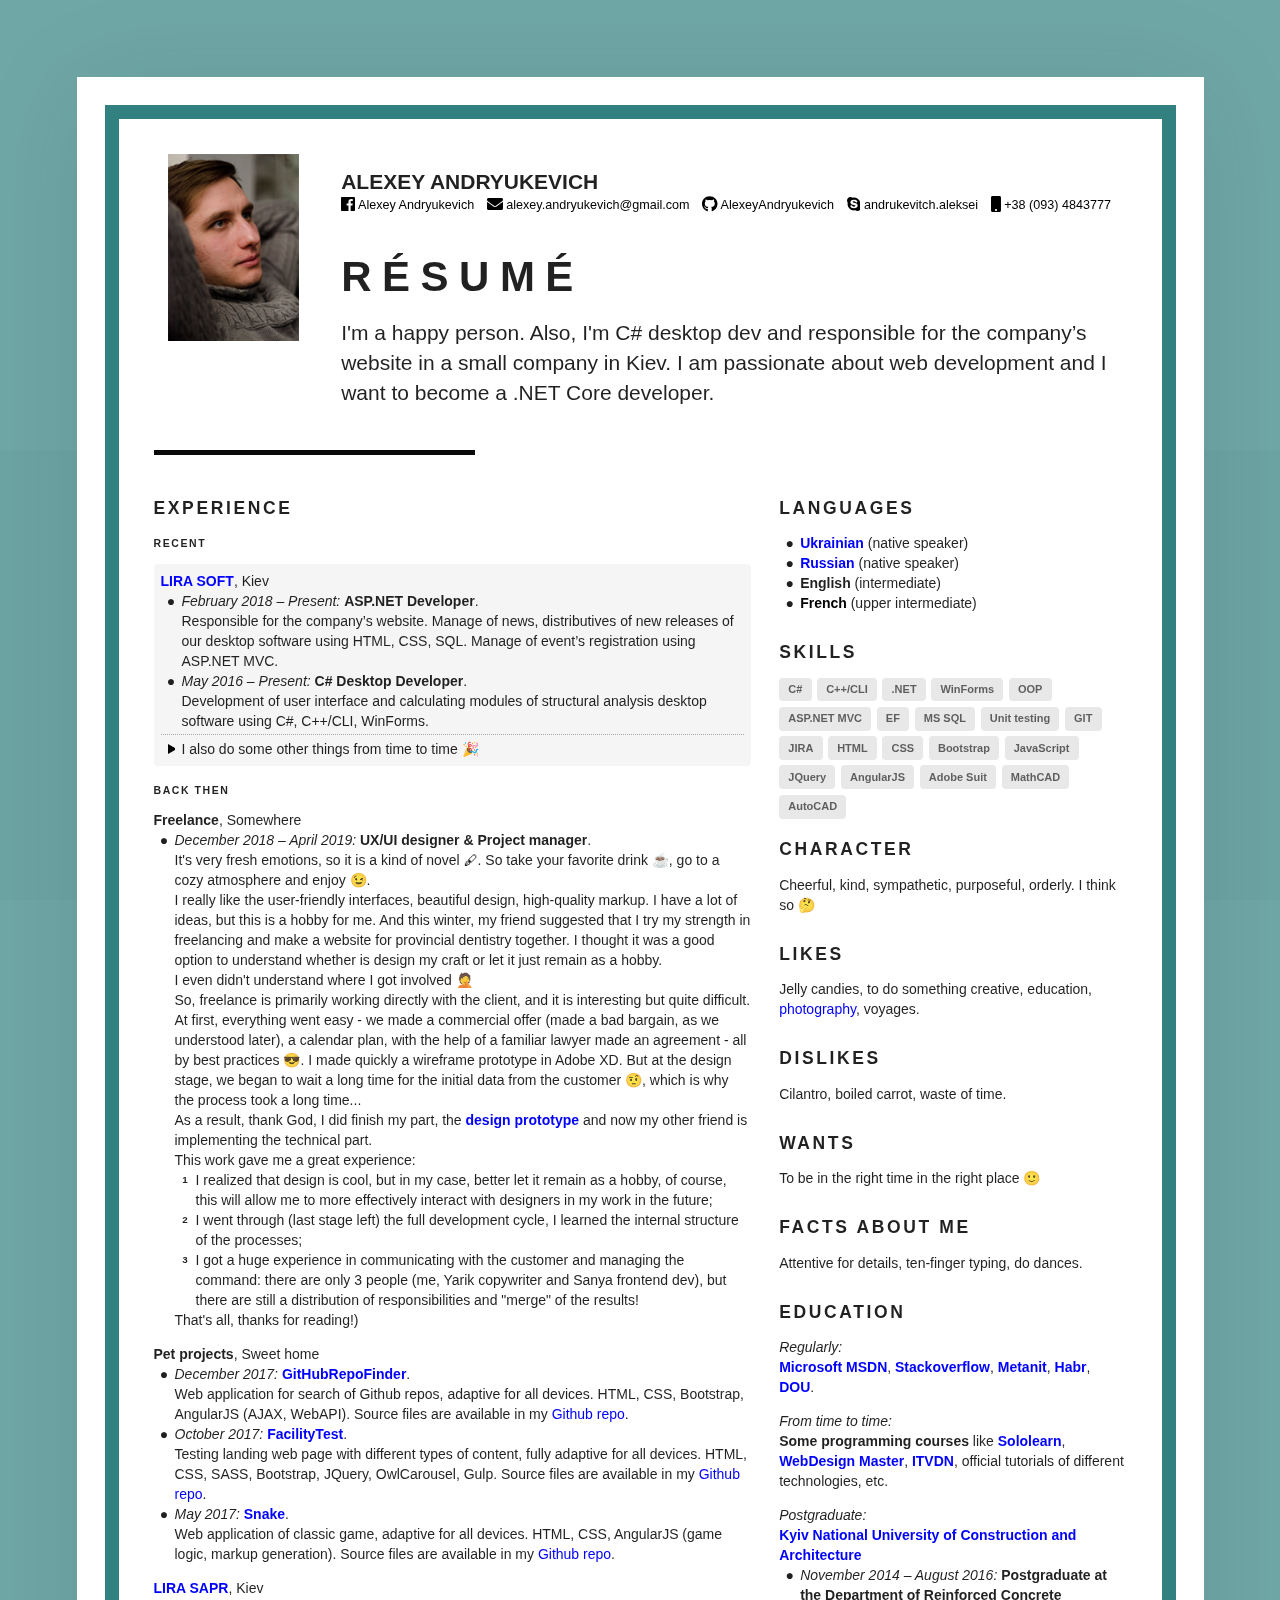
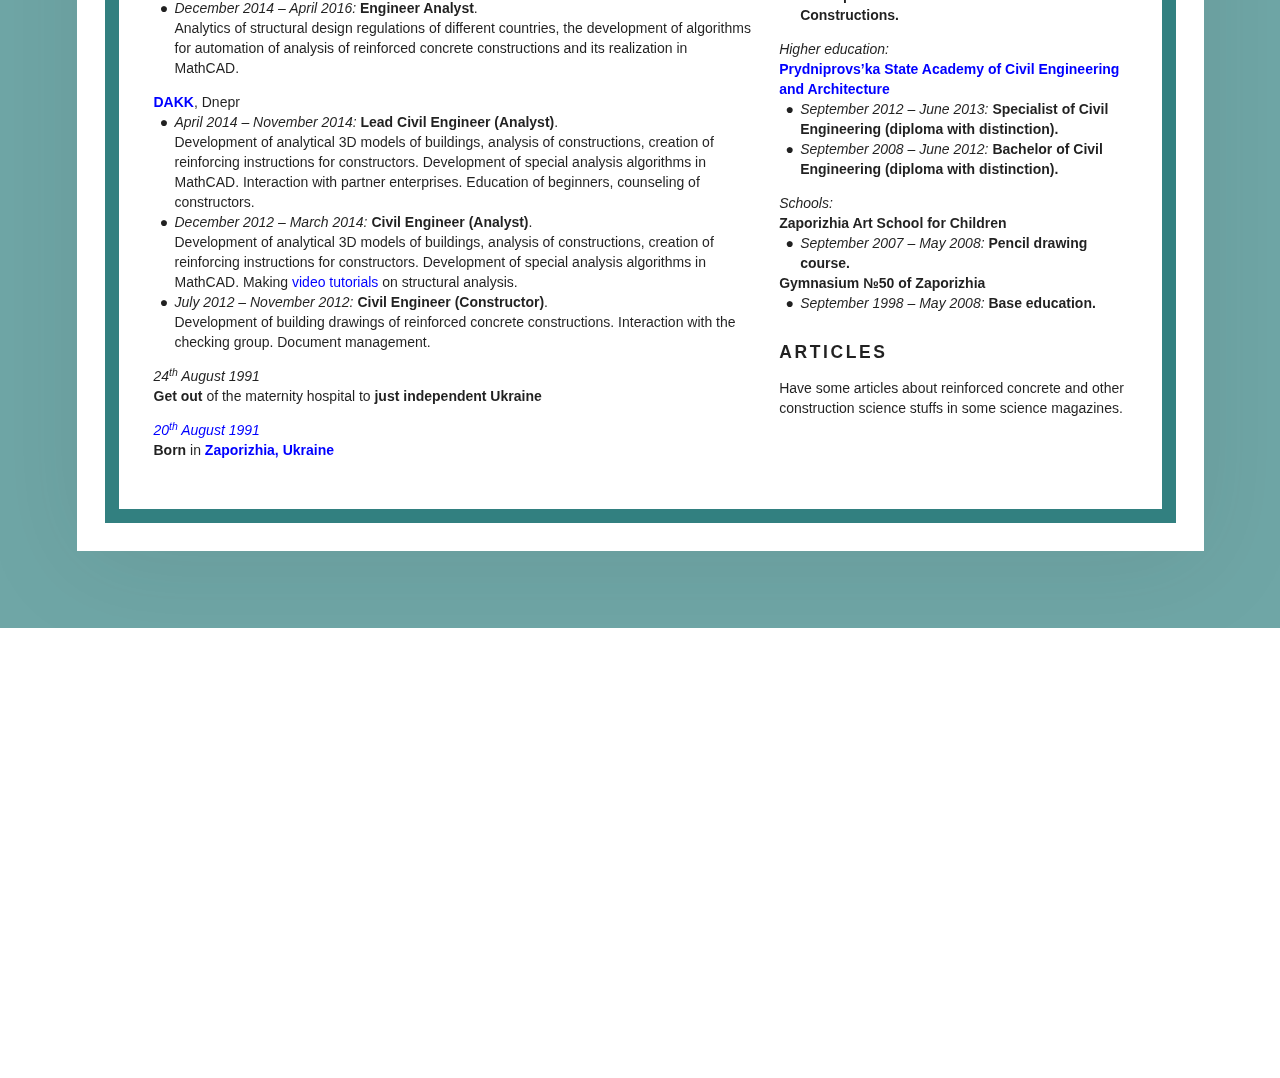
<file: index.html>
<!DOCTYPE html>
<html>
  <head>
    <meta charset="UTF-8" />
    <meta http-equiv="x-ua-compatible" content="ie=edge">
    <meta name="description" content="it's website about me, welcome!">
    <meta name="subject" content="This is a cute résumé.">
    <meta name="viewport" content="width=device-width, initial-scale=1">
    <meta name="theme-color" content="white">
    <meta property="og:description" content="&mdash; Hello! I'm C# desktop dev and responsible for the company’s website in small company in Kiev. I'm passionate by web development and I want to become a .NET Core developer.">
    <meta property="og:locale" content="en_US">
    <meta property="og:title" content="Alexey Andryukevich &mdash; Résumé">
    <meta property="og:type" content="website">
    <meta property="og:url" content="https://alexeyandryukevich.github.io/homepage/">
    <!--<base href="https://alexeyandryukevich.github.io/homepage/">-->
    <title>Alexey Andryukevich &mdash; Résumé</title>
    <link rel="me" href="https://www.facebook.com/andrukevitch.aleksei" type="text/html">
    <link rel="me" href="mailto:alexey.andryukevich@gmail.com">
    <link rel="me" href="tel:+380934843777">
    <link rel="stylesheet" href="./assets/en/css/base.css">
    <link rel="stylesheet" href="./assets/en/css/style.css">    
  </head>
  <body>
    <main style="background-color: rgba(50, 128, 128, 0.7);">
      <article>
        <div class="page" style="border-color: rgb(50,128,128);">
          <div class="stackable grid">
            <div class="row">
              <div class="three wide center aligned column">
                <div class="avatar-wrapper">
                  <img class="avatar" id="color-switcher" src="./assets/en/images/avatar.png" alt="My profile photo">
                </div>
              </div>
              <div class="thirteen wide column">
                <div class="stackable grid">
                  <div class="sixteen wide column">
                    <h1 class="name">Alexey Andryukevich</h1>
                    <ul class="contacts">
                      <li>
                        <a href="https://www.fb.com/andrukevitch.aleksei" rel="author" class="facebook" target="_blank">
                          <svg class="icon" xmlns="http://www.w3.org/2000/svg" viewBox="0 0 448 512"><path d="M448 56.7v398.5c0 13.7-11.1 24.7-24.7 24.7H309.1V306.5h58.2l8.7-67.6h-67v-43.2c0-19.6 5.4-32.9 33.5-32.9h35.8v-60.5c-6.2-.8-27.4-2.7-52.2-2.7-51.6 0-87 31.5-87 89.4v49.9h-58.4v67.6h58.4V480H24.7C11.1 480 0 468.9 0 455.3V56.7C0 43.1 11.1 32 24.7 32h398.5c13.7 0 24.8 11.1 24.8 24.7z"/></svg>
                          <span>Alexey Andryukevich</span>
                        </a>
                      </li>
                      <li>
                        <a href="mailto:alexey.andryukevich@gmail.com" rel="author" class="mail">
                          <svg class="icon" xmlns="http://www.w3.org/2000/svg" viewBox="0 0 512 512"><path d="M502.3 190.8c3.9-3.1 9.7-.2 9.7 4.7V400c0 26.5-21.5 48-48 48H48c-26.5 0-48-21.5-48-48V195.6c0-5 5.7-7.8 9.7-4.7 22.4 17.4 52.1 39.5 154.1 113.6 21.1 15.4 56.7 47.8 92.2 47.6 35.7.3 72-32.8 92.3-47.6 102-74.1 131.6-96.3 154-113.7zM256 320c23.2.4 56.6-29.2 73.4-41.4 132.7-96.3 142.8-104.7 173.4-128.7 5.8-4.5 9.2-11.5 9.2-18.9v-19c0-26.5-21.5-48-48-48H48C21.5 64 0 85.5 0 112v19c0 7.4 3.4 14.3 9.2 18.9 30.6 23.9 40.7 32.4 173.4 128.7 16.8 12.2 50.2 41.8 73.4 41.4z"></path></svg>
                          <span>alexey.andryukevich@gmail.com</span>
                        </a>
                      </li>
                      <li>
                        <a href="https://github.com/AlexeyAndryukevich" rel="author" class="github" target="_blank">
                          <svg class="icon" xmlns="http://www.w3.org/2000/svg" viewBox="0 0 496 512"><path d="M165.9 397.4c0 2-2.3 3.6-5.2 3.6-3.3.3-5.6-1.3-5.6-3.6 0-2 2.3-3.6 5.2-3.6 3-.3 5.6 1.3 5.6 3.6zm-31.1-4.5c-.7 2 1.3 4.3 4.3 4.9 2.6 1 5.6 0 6.2-2s-1.3-4.3-4.3-5.2c-2.6-.7-5.5.3-6.2 2.3zm44.2-1.7c-2.9.7-4.9 2.6-4.6 4.9.3 2 2.9 3.3 5.9 2.6 2.9-.7 4.9-2.6 4.6-4.6-.3-1.9-3-3.2-5.9-2.9zM244.8 8C106.1 8 0 113.3 0 252c0 110.9 69.8 205.8 169.5 239.2 12.8 2.3 17.3-5.6 17.3-12.1 0-6.2-.3-40.4-.3-61.4 0 0-70 15-84.7-29.8 0 0-11.4-29.1-27.8-36.6 0 0-22.9-15.7 1.6-15.4 0 0 24.9 2 38.6 25.8 21.9 38.6 58.6 27.5 72.9 20.9 2.3-16 8.8-27.1 16-33.7-55.9-6.2-112.3-14.3-112.3-110.5 0-27.5 7.6-41.3 23.6-58.9-2.6-6.5-11.1-33.3 2.6-67.9 20.9-6.5 69 27 69 27 20-5.6 41.5-8.5 62.8-8.5s42.8 2.9 62.8 8.5c0 0 48.1-33.6 69-27 13.7 34.7 5.2 61.4 2.6 67.9 16 17.7 25.8 31.5 25.8 58.9 0 96.5-58.9 104.2-114.8 110.5 9.2 7.9 17 22.9 17 46.4 0 33.7-.3 75.4-.3 83.6 0 6.5 4.6 14.4 17.3 12.1C428.2 457.8 496 362.9 496 252 496 113.3 383.5 8 244.8 8zM97.2 352.9c-1.3 1-1 3.3.7 5.2 1.6 1.6 3.9 2.3 5.2 1 1.3-1 1-3.3-.7-5.2-1.6-1.6-3.9-2.3-5.2-1zm-10.8-8.1c-.7 1.3.3 2.9 2.3 3.9 1.6 1 3.6.7 4.3-.7.7-1.3-.3-2.9-2.3-3.9-2-.6-3.6-.3-4.3.7zm32.4 35.6c-1.6 1.3-1 4.3 1.3 6.2 2.3 2.3 5.2 2.6 6.5 1 1.3-1.3.7-4.3-1.3-6.2-2.2-2.3-5.2-2.6-6.5-1zm-11.4-14.7c-1.6 1-1.6 3.6 0 5.9 1.6 2.3 4.3 3.3 5.6 2.3 1.6-1.3 1.6-3.9 0-6.2-1.4-2.3-4-3.3-5.6-2z"/></svg>
                          <span>AlexeyAndryukevich</span>
                        </a>
                      </li>
                      <li>
                        <a href="skype:andrukevitch.aleksei" rel="author" class="skype">
                          <svg class="icon" xmlns="http://www.w3.org/2000/svg" viewBox="0 0 448 512"><path d="M424.7 299.8c2.9-14 4.7-28.9 4.7-43.8 0-113.5-91.9-205.3-205.3-205.3-14.9 0-29.7 1.7-43.8 4.7C161.3 40.7 137.7 32 112 32 50.2 32 0 82.2 0 144c0 25.7 8.7 49.3 23.3 68.2-2.9 14-4.7 28.9-4.7 43.8 0 113.5 91.9 205.3 205.3 205.3 14.9 0 29.7-1.7 43.8-4.7 19 14.6 42.6 23.3 68.2 23.3 61.8 0 112-50.2 112-112 .1-25.6-8.6-49.2-23.2-68.1zm-194.6 91.5c-65.6 0-120.5-29.2-120.5-65 0-16 9-30.6 29.5-30.6 31.2 0 34.1 44.9 88.1 44.9 25.7 0 42.3-11.4 42.3-26.3 0-18.7-16-21.6-42-28-62.5-15.4-117.8-22-117.8-87.2 0-59.2 58.6-81.1 109.1-81.1 55.1 0 110.8 21.9 110.8 55.4 0 16.9-11.4 31.8-30.3 31.8-28.3 0-29.2-33.5-75-33.5-25.7 0-42 7-42 22.5 0 19.8 20.8 21.8 69.1 33 41.4 9.3 90.7 26.8 90.7 77.6 0 59.1-57.1 86.5-112 86.5z"/></svg>
                          <span>andrukevitch.aleksei</span>
                        </a>
                      </li>
                      <li>
                        <a href="tel:+380934843777" rel="author" class="phone">
                          <svg class="icon" xmlns="http://www.w3.org/2000/svg" viewBox="0 0 320 512"><path d="M272 0H48C21.5 0 0 21.5 0 48v416c0 26.5 21.5 48 48 48h224c26.5 0 48-21.5 48-48V48c0-26.5-21.5-48-48-48zM160 480c-17.7 0-32-14.3-32-32s14.3-32 32-32 32 14.3 32 32-14.3 32-32 32z"></path></svg>
                          <span>+38 (093) 4843777</span>
                        </a>
                      </li>
                      <li>
                        <a href="https://alexeyandryukevich.github.io/homepage/" rel="author" class="website" target="_blank">
                          <svg class="icon" xmlns="http://www.w3.org/2000/svg" viewBox="0 0 496 512"><path fill="currentColor" d="M336.5 160C322 70.7 287.8 8 248 8s-74 62.7-88.5 152h177zM152 256c0 22.2 1.2 43.5 3.3 64h185.3c2.1-20.5 3.3-41.8 3.3-64s-1.2-43.5-3.3-64H155.3c-2.1 20.5-3.3 41.8-3.3 64zm324.7-96c-28.6-67.9-86.5-120.4-158-141.6 24.4 33.8 41.2 84.7 50 141.6h108zM177.2 18.4C105.8 39.6 47.8 92.1 19.3 160h108c8.7-56.9 25.5-107.8 49.9-141.6zM487.4 192H372.7c2.1 21 3.3 42.5 3.3 64s-1.2 43-3.3 64h114.6c5.5-20.5 8.6-41.8 8.6-64s-3.1-43.5-8.5-64zM120 256c0-21.5 1.2-43 3.3-64H8.6C3.2 212.5 0 233.8 0 256s3.2 43.5 8.6 64h114.6c-2-21-3.2-42.5-3.2-64zm39.5 96c14.5 89.3 48.7 152 88.5 152s74-62.7 88.5-152h-177zm159.3 141.6c71.4-21.2 129.4-73.7 158-141.6h-108c-8.8 56.9-25.6 107.8-50 141.6zM19.3 352c28.6 67.9 86.5 120.4 158 141.6-24.4-33.8-41.2-84.7-50-141.6h-108z"></path></svg>
                          <span>https://alexeyandryukevich.github.io/homepage/</span>
                        </a>
                      </li>
                    </ul>                    
                  </div>
                  <div class="sixteen wide mobile only column">
                    <div class="divider"></div>
                  </div>
                  <div class="sixteen wide column">
                    <h2>Résumé</h2>
                    <p>I'm a happy person. Also, I'm C# desktop dev and responsible for the company’s website in a small company in Kiev. I am passionate about web development and I want to become a .NET Core developer.</p>
                  </div>
                </div>
              </div>
            </div>
            <div class="row">
              <div class="sixteen wide column">
                <div class="fat divider"></div>
              </div>
            </div>
            <div class="row">
              <div class="ten wide column">
                <section>
                  <h3>Experience</h3>
                  <h6>Recent</h6>
                  <ul class="timeline">
                    <li class="highlighted">
                      <p><strong><a href="http://lira10.com/" rel="external" target="_blank">LIRA SOFT</a></strong>, Kiev</p>
                      <ul>
                        <li>
                          <p><em>February 2018 &ndash; Present: </em><strong>ASP.NET Developer</strong>.</p>
                          <p>Responsible for the company’s website. Manage of news, distributives of new releases of our desktop software using HTML, CSS, SQL. Manage of event’s registration using ASP.NET MVC.</p>
                        </li>
                        <li>
                          <p><em>May 2016 &ndash; Present: </em><strong>C# Desktop Developer</strong>.</p>
                          <p>Development of user interface and calculating modules of structural analysis desktop software using C#, C++/CLI, WinForms.</p>
                        </li>                       
                      </ul>
                      <ul style="border-top: 1px dotted #aaaaaa; margin-top: 0.25em; padding-top: 0.25em;">
                        <li class="details">
                          <input type="checkbox" id="other">
                          <label for="other" class="summary">I also do some other things from time to time &#x1f389;</label>
                          <div>
                            <ul>
                              <li>do dances &#x1f57a; at <strong><a href="https://www.facebook.com/LehavaKJMC/" rel="external" target="_blank">Lehava</a></strong></li>
                              <li>sometimes do pet &#x1f415; projects</li>
                              <li>watch popular-science and funny videos on YouTube</li>
                            </ul>
                          </div>
                        </li>
                      </ul>
                    </li>
                  </ul>
                  <h6>Back then</h6>
                  <ul class="timeline">
                    <li>
                      <p><strong>Freelance</strong>, Somewhere</p>
                      <ul>
                        <li>
                          <p><em>December 2018 &ndash; April 2019: </em><strong>UX/UI designer & Project manager</strong>.</p>
                          <p>
                            It's very fresh emotions, so it is a kind of novel 	&#x1f58b;. So take your favorite drink 	&#x2615;, go to a cozy atmosphere and enjoy	&#x1f609;.<br>
                            I really like the user-friendly interfaces, beautiful design, high-quality markup. I have a lot of ideas, but this is a hobby for me. And this winter, my friend suggested that I try my strength in freelancing and make a  website for provincial dentistry together. I thought it was a good option to understand whether is design my craft or let it just remain as a hobby.<br>
                            I even didn't understand where I got involved &#x1f926; &#x200d;<br>
                            So, freelance is primarily working directly with the client, and it is interesting but quite difficult. At first, everything went easy - we made a commercial offer (made a bad bargain, as we understood later), a calendar plan, with the help of a familiar lawyer made an agreement - all by best practices	&#x1f60e;. I made quickly a wireframe prototype in Adobe XD. But at the design stage, we began to wait a long time for the initial data from the customer &#x1f928;, which is why the process took a long time... <br>
                            As a result, thank God, I did finish my part, the 
                            <strong><a href="https://xd.adobe.com/view/86d759d1-20f7-4967-7a53-180dcb78d7d7-f0e6/?fullscreen" rel="external" target="_blank">design prototype</a></strong>
                            and now my other friend is implementing the technical part.<br>
                            This work gave me a great experience: 
                            <ol>
                              <li>I realized that design is cool, but in my case, better let it remain as a hobby, of course, this will allow me to more effectively interact with designers in my work in the future;</li>
                              <li>I went through (last stage left) the full development cycle, I learned the internal structure of the processes;</li>
                              <li>I got a huge experience in communicating with the customer and managing the command: there are only 3 people (me, Yarik copywriter and Sanya frontend dev), but there are still a distribution of responsibilities and "merge" of the results!</li>
                            </ol>
                            That's all, thanks for reading!)
                          </p>
                        </li>                                       
                      </ul>
                    </li>
                  </ul>
                  <ul class="timeline">
                    <li>
                      <p><strong>Pet projects</strong>, Sweet home</p>
                      <ul>
                        <li>
                          <p><em>December 2017: </em><strong><a href="https://AlexeyAndryukevich.github.io/GitHubRepoFinder" rel="external" target="_blank">GitHubRepoFinder</a></strong>.</p>
                          <p> Web application for search of Github repos, adaptive for all devices. HTML, CSS, Bootstrap, AngularJS (AJAX, WebAPI). Source files are available in my <a href="https://github.com/AlexeyAndryukevich/GitHubRepoFinder" rel="external" target="_blank">Github repo</a>.</p>
                        </li>        
                        <li>
                          <p><em>October 2017: </em><strong><a href="https://AlexeyAndryukevich.github.io/FacilityTest" rel="external" target="_blank">FacilityTest</a></strong>.</p>
                          <p>Testing landing web page with different types of content, fully adaptive for all devices. HTML, CSS, SASS, Bootstrap, JQuery, OwlCarousel, Gulp. Source files are available in my <a href="https://github.com/AlexeyAndryukevich/FacilityTest" rel="external" target="_blank">Github repo</a>.</p>
                        </li>     
                        <li>
                          <p><em>May 2017: </em><strong><a href="https://AlexeyAndryukevich.github.io/ShabbatSnakeTest" rel="external" target="_blank">Snake</a></strong>.</p>
                          <p>Web application of classic game, adaptive for all devices. HTML, CSS, AngularJS (game logic, markup generation). Source files are available in my <a href="https://github.com/AlexeyAndryukevich/AlexeyAndryukevich.github.io/tree/master/ShabbatSnakeTest" rel="external" target="_blank">Github repo</a>.</p>
                        </li>                 
                      </ul>
                    </li>
                  </ul>
                  <ul class="timeline">
                    <li>
                      <p><strong><a href="https://www.liraland.ua/" rel="external" target="_blank">LIRA SAPR</a></strong>, Kiev</p>
                      <ul>
                        <li>
                          <p><em>December 2014 &ndash; April 2016: </em><strong>Engineer Analyst</strong>.</p>
                          <p>Analytics of structural design regulations of different countries, the development of algorithms for automation of analysis of reinforced concrete constructions and its realization in MathCAD.</p>
                        </li>                        
                      </ul>
                    </li>
                    <li>
                      <p><strong><a href="https://www.facebook.com/dakk.ua/" rel="external" target="_blank">DAKK</a></strong>, Dnepr</p>
                      <ul>
                        <li>
                          <p><em>April 2014 &ndash; November 2014: </em><strong>Lead Civil Engineer (Analyst)</strong>.</p>
                          <p>Development of analytical 3D models of buildings, analysis of constructions, creation of reinforcing instructions for constructors. Development of special analysis algorithms in MathCAD. Interaction with partner enterprises. Education of beginners, counseling of constructors.</p>
                        </li>        
                        <li>
                          <p><em>December 2012 &ndash; March 2014: </em><strong>Civil Engineer (Analyst)</strong>.</p>
                          <p>Development of analytical 3D models of buildings, analysis of constructions, creation of reinforcing instructions for constructors. Development of special analysis algorithms in MathCAD. Making <a href="https://www.youtube.com/watch?v=6ckIGHEY3AU" rel="external" target="_blank">video tutorials</a> on structural analysis.</p>
                        </li>     
                        <li>
                          <p><em>July 2012 &ndash; November 2012: </em><strong>Civil Engineer (Constructor)</strong>.</p>
                          <p>Development of building drawings of reinforced concrete constructions. Interaction with the checking group. Document management.</p>
                        </li>                 
                      </ul>
                    </li>
                    <li>
                      <p><em>24<sup>th</sup> August 1991</em></p>
                      <p><strong>Get out</strong> of the maternity hospital to <strong>just independent Ukraine</strong></p>
                    </li>
                    <li>
                      <p> <a href="https://ru.wikipedia.org/wiki/%D0%90%D0%B2%D0%B3%D1%83%D1%81%D1%82%D0%BE%D0%B2%D1%81%D0%BA%D0%B8%D0%B9_%D0%BF%D1%83%D1%82%D1%87#20_%D0%B0%D0%B2%D0%B3%D1%83%D1%81%D1%82%D0%B0" rel="external" target="_blank"><em>20<sup>th</sup> August 1991</em></a></p>
                      <p><strong>Born</strong> in <strong><a href="https://goo.gl/maps/VDw7ToqNoKqFJ3M86" rel="external" target="_blank">Zaporizhia, Ukraine</a></strong></p>
                    </li>
                  </ul>
                </section>
              </div>
              <div class="six wide column">
                <section>
                  <h3>Languages</h3>                  
                  <ul>
                    <li><a href="./uk-ua" rel="alternate" class="language">Ukrainian</a> (native speaker)</li>
                    <li><a href="./ru-ru" rel="alternate" class="language">Russian</a> (native speaker)</li>
                    <li><span class="language">English</span> (intermediate)<br></li>
                    <li>
                      <button id="french-song" class="audio"> <span class="language">French</span>
                        <audio preload="none">
                          <source src="./assets/en/sounds/french-song.mp3" type="audio/mpeg">
                        </audio>
                      </button> (upper intermediate)
                    </li>
                  </ul>                  
                </section>
                <section>
                  <h3>Skills</h3>
                  <div class="column">
                    <div class="labels">
                      <span class="label">C#</span>
                      <span class="label">C++/CLI</span>
                      <span class="label">.NET</span>
                      <span class="label">WinForms</span>
                      <span class="label">OOP</span>
                      <span class="label">ASP.NET MVC</span>
                      <span class="label">EF</span>
                      <span class="label">MS SQL</span>
                      <span class="label">Unit testing</span>
                      <span class="label">GIT</span>
                      <span class="label">JIRA</span>
                      <span class="label">HTML</span>
                      <span class="label">CSS</span>
                      <span class="label">Bootstrap</span>
                      <span class="label">JavaScript</span>
                      <span class="label">JQuery</span>
                      <span class="label">AngularJS</span>
                      <span class="label">Adobe Suit</span>
                      <span class="label">MathCAD</span>
                      <span class="label">AutoCAD</span>
                    </div>
                  </div>
                </section>
                <section class="clearfix">
                  <h3>Character</h3>
                  <p>Сheerful, kind, sympathetic, purposeful, orderly. I think so &#x1f914;</p>
                </section>
                <section>
                  <h3>Likes</h3>
                  <p>Jelly candies, to do something creative, education, <a href="https://www.instagram.com/alex.andr_/" rel="external" target="_blank">photography</a>, voyages.</p>
                </section>
                <section>
                  <h3>Dislikes</h3>
                  <p>Сilantro, boiled carrot, waste of time.</p>
                </section>               
                <section>
                  <h3>Wants</h3>
                  <p>To be in the right time in the right place &#x1f642;</p>
                </section>
                <section>
                  <h3>Facts about me</h3>
                  <p>Attentive for details, ten-finger typing, do dances.</p>
                </section>
                <section>
                  <h3>Education</h3>
                  <ul class="timeline">
                    <li>
                      <div><em>Regularly:</em></div>
                      <p class="tags">
                        <a href="https://msdn.microsoft.com/en-us/" rel="external" target="_blank"><strong>Microsoft MSDN</strong></a>,
                        <a href="https://stackoverflow.com/" rel="external" target="_blank"><strong>Stackoverflow</strong></a>,
                        <a href="https://metanit.com/" rel="external" target="_blank"><strong>Metanit</strong></a>,
                        <a href="https://habr.com/ru/hub/programming/" rel="external" target="_blank"><strong>Habr</strong></a>,
                        <a href="https://dou.ua/" rel="external" target="_blank"><strong>DOU</strong></a>.
                      </p>
                    </li>
                    <li>
                      <div><em>From time to time:</em></div>
                      <p class="tags">
                          <strong>Some programming courses</strong> like
                          <a href="https://www.sololearn.com/" rel="external" target="_blank"><strong>Sololearn</strong></a>,
                          <a href="https://www.youtube.com/user/agragregra" rel="external" target="_blank"><strong>WebDesign Master</strong></a>,
                          <a href="https://itvdn.com/ru" rel="external" target="_blank"><strong>ITVDN</strong></a>,
                          official tutorials of different technologies, etc. 
                      </p>
                    </li>
                    <li>
                      <div><em>Postgraduate:</em></div>
                      <p><strong><a href="http://www.knuba.edu.ua/" rel="external" target="_blank">Kyiv National University of Construction and Architecture</a></strong></p>
                      <ul>
                        <li>
                          <p><em>November 2014 &ndash; August 2016: </em><strong>Postgraduate at the Department of Reinforced Concrete Constructions.</strong></p>
                        </li>                        
                      </ul>
                    </li>
                    <li>
                      <div><em>Higher education:</em></div>
                      <p><strong><a href="https://pgasa.dp.ua/" rel="external" target="_blank">Prydniprovs’ka State Academy of Civil Engineering and Architecture</a></strong></p>
                      <ul>
                        <li>
                          <p><em>September 2012 &ndash; June 2013: </em><strong>Specialist of Civil Engineering (diploma with distinction).</strong></p>
                        </li>   
                        <li>
                          <p><em>September 2008 &ndash; June 2012: </em><strong>Bachelor of Civil Engineering (diploma with distinction).</strong></p>
                        </li>                      
                      </ul>
                    </li>                    
                    <li>
                      <div><em>Schools:</em></div>
                      <p><strong>Zaporizhia Art School for Children</strong></p>
                      <ul>
                        <li>
                          <p><em>September 2007 &ndash; May 2008: </em><strong>Pencil drawing course.</strong></p>
                        </li>                        
                      </ul>                
                      <p><strong>Gymnasium №50 of Zaporizhia</strong></p>
                      <ul>
                        <li>
                          <p><em>September 1998 &ndash; May 2008: </em><strong>Base education.</strong></p>
                        </li>                        
                      </ul>
                    </li>
                  </ul>
                </section>
                <section>
                  <h3>Articles</h3>
                  <p>Have some articles about reinforced concrete and other construction science stuffs in some science magazines.</p>
                </section>
              </div>
            </div>
          </div>
        </div>
      </article>
    </main>
    <footer>
      <p><em>Thanks</em>&#x1f60a; <em>for watching and maybe even reading</em>&#x1f609; <em>of my résumé!</em></p>
    </footer>
    <script type="text/javascript" src="./assets/en/js/script.js"></script>
  </body>
</html>
</file>
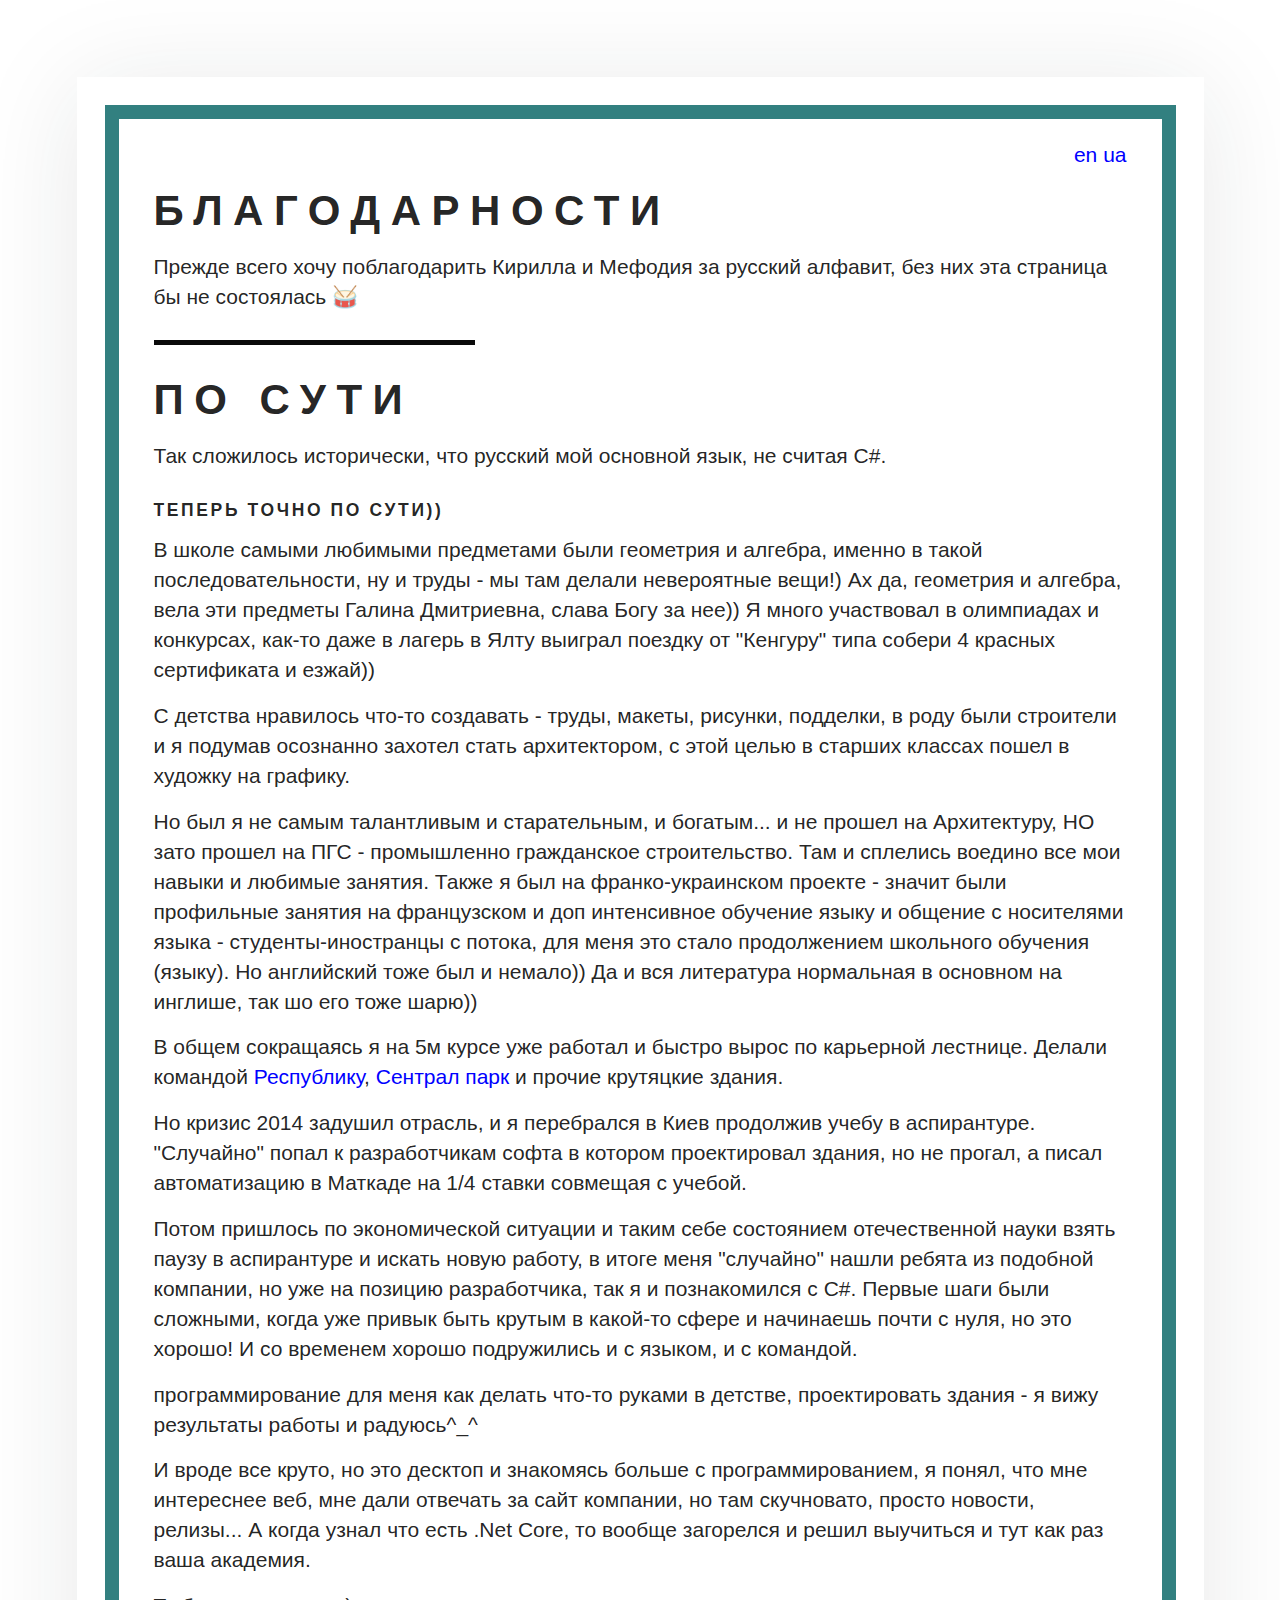
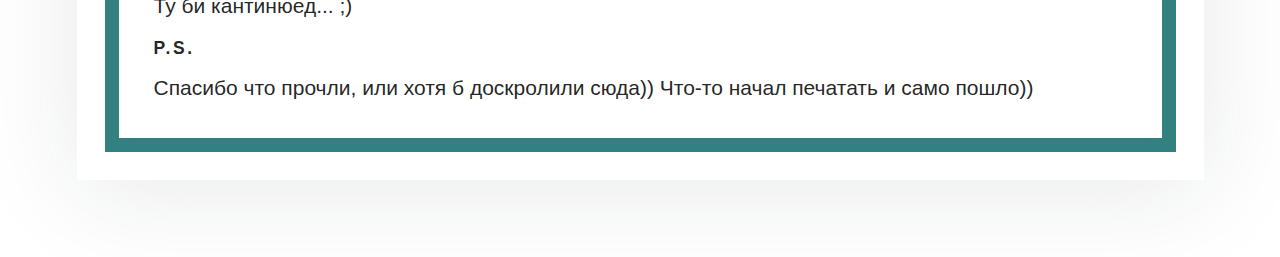
<file: ru-ru/index.html>
<!DOCTYPE html>
<html>
  <head>
    <meta charset="UTF-8" />
    <title>Русская страница</title>
    <link rel="stylesheet" href="../assets/en/css/base.css">
    <link rel="stylesheet" href="../assets/ru/css/style.css">   
  </head>
  <body>
    <main>
      <article>
        <div class="page" style="border-color: rgb(50,128,128);">  
            <div class="stackable grid">    
                <div>
                    <p  class="language-links">
                        <a href="../" rel="alternate">en</a>
                        <a href="../uk-ua" rel="alternate">ua</a> 
                    </p>
                </div>    
                <div class="sixteen wide column"> 
                    <h2>Благодарности</h2>
                    <p>Прежде всего хочу поблагодарить Кирилла и Мефодия за русский алфавит, без них эта страница бы не состоялась &#x1f941;</p>
                </div>
                <div class="row">
                    <div class="sixteen wide column">
                        <div class="fat divider"></div>
                    </div>
                </div>
                <div class="sixteen wide column">
                    <h2>По сути</h2>
                    <p>Так сложилось исторически, что русский мой основной язык, не считая C#.</p>
                </div>
                <div class="sixteen wide column">
                    <h3>Теперь точно по сути))</h3>
                    <p>В школе самыми любимыми предметами были геометрия и алгебра, именно в такой последовательности, ну и труды - мы там делали невероятные вещи!) Ах да, геометрия и алгебра, вела эти предметы Галина Дмитриевна, слава Богу за нее)) Я много участвовал в олимпиадах и конкурсах, как-то даже в лагерь в Ялту выиграл поездку от "Кенгуру" типа собери 4 красных сертификата и езжай))</p>
                    <p>С детства нравилось что-то создавать - труды, макеты, рисунки, подделки, в роду были строители и я подумав осознанно захотел стать архитектором, с этой целью в старших классах пошел в художку на графику.</p>
                    <p>Но был я не самым талантливым и старательным, и богатым... и не прошел на Архитектуру, НО зато прошел на ПГС - промышленно гражданское строительство. Там и сплелись воедино все мои навыки и любимые занятия. Также я был на франко-украинском проекте - значит были профильные занятия на французском и доп интенсивное обучение языку и общение с носителями языка - студенты-иностранцы с потока, для меня это стало продолжением школьного обучения (языку). Но английский тоже был и немало)) Да и вся литература нормальная в основном на инглише, так шо его тоже шарю))</p>
                    <p>В общем сокращаясь я на 5м курсе уже работал и быстро вырос по карьерной лестнице. Делали командой <a href="http://respublika.com.ua/" rel="external" target="_blank">Республику</a>, <a href="https://centralpark.com.ua/" rel="external" target="_blank">Сентрал парк</a> и прочие крутяцкие здания.</p>
                    <p>Но кризис 2014 задушил отрасль, и я перебрался в Киев продолжив учебу в аспирантуре. "Случайно" попал к разработчикам софта в котором проектировал здания, но не прогал, а писал автоматизацию в Маткаде на 1/4 ставки совмещая с учебой.</p>
                    <p>Потом пришлось по экономической ситуации и таким себе состоянием отечественной науки взять паузу в аспирантуре и искать новую работу, в итоге меня "случайно" нашли ребята из подобной компании, но уже на позицию разработчика, так я и познакомился с C#. Первые шаги были сложными, когда уже привык быть крутым в какой-то сфере и начинаешь почти с нуля, но это хорошо! И со временем хорошо подружились и с языком, и с командой.</p>
                    <p>программирование для меня как делать что-то руками в детстве, проектировать здания - я вижу результаты работы и радуюсь^_^</p>
                    <p>И вроде все круто, но это десктоп и знакомясь больше с программированием, я понял, что мне интереснее веб, мне дали отвечать за сайт компании, но там скучновато, просто новости, релизы... А когда узнал что есть .Net Core, то вообще загорелся и решил выучиться и тут как раз ваша академия.</p> 
                    <p>Ту би кантинюед... ;)</p>
                    <h3>P.S.</h3>
                    <p>Спасибо что прочли, или хотя б доскролили сюда)) Что-то начал печатать и само пошло))</p>
                </div>
            </div>
        </div>
      </article>
    </main>
  </body>
</html>
</file>
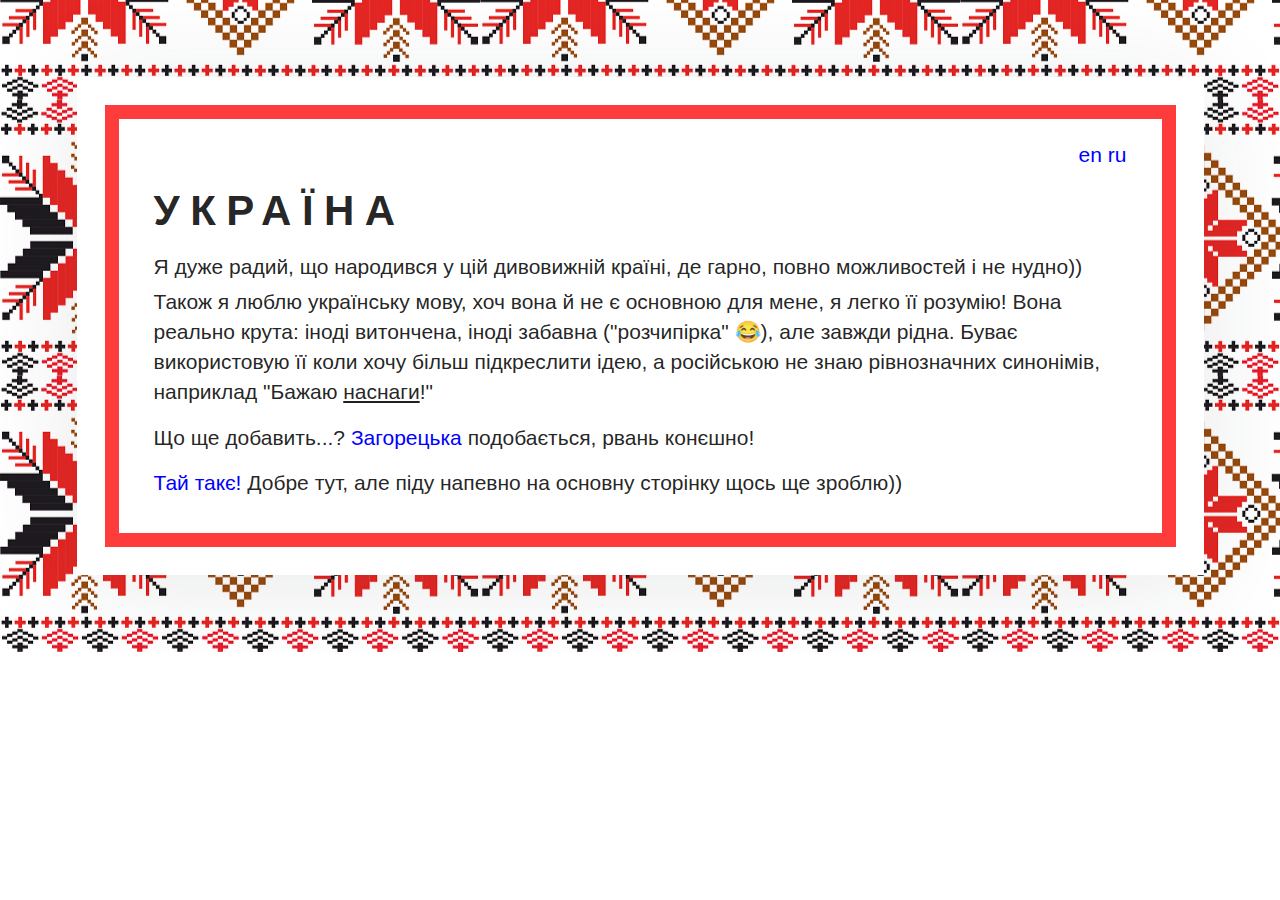
<file: uk-ua/index.html>
<!DOCTYPE html>
<html>
  <head>
    <meta charset="UTF-8" />
    <title>Українська сторінка</title>
    <link rel="stylesheet" href="../assets/en/css/base.css">
    <link rel="stylesheet" href="../assets/ua/css/style.css">   
    <link rel="stylesheet" href="../assets/ru/css/style.css"> 
  </head>
  <body>
    <main>
      <article>
        <div class="page" style="border-color: rgb(256,60,60);">  
            <div class="stackable grid">  
                <div>
                    <p  class="language-links">
                        <a href="../" rel="alternate">en</a>
                        <a href="../ru-ru" rel="alternate">ru</a> 
                    </p>
                </div>             
                <div class="sixteen wide column">
                    <h2>Україна</h2>
                    <p>Я дуже радий, що народився у цій дивовижній країні, де гарно, повно можливостей і не нудно))</p>
                    <p>Також я люблю українську мову, хоч вона й не є основною для мене, я легко її розумію! Вона реально крута: іноді витончена, іноді забавна ("розчипірка" &#x1f602;), але завжди рідна. Буває використовую її коли хочу більш підкреслити ідею, а російською не знаю рівнозначних синонімів, наприклад "Бажаю <u>наснаги</u>!"</p>
                    <p>Що ще добавить...? <a href="https://www.youtube.com/watch?v=ptQzlI1yALI" rel="external" target="_blank">Загорецька</a> подобається, рвань конєшно!</p>
                    <p><a href="https://www.youtube.com/watch?v=xAtGug-8MVQ" rel="external" target="_blank">Тай такє!</a> Добре тут, але піду напевно на основну сторінку щось ще зроблю))</p>
                </div>
            </div>
        </div>
      </article>
    </main>
  </body>
</html>
</file>
<file: assets/en/css/base.css>
::-moz-selection {
    background: yellow;
  }
  ::selection {
    background: yellow;
  }
  *,
  *:before,
  *:after {
    box-sizing: inherit;
  }
  html {
    font-size: 14px;
    -webkit-text-size-adjust: 100%;
    text-size-adjust: 100%;
    box-sizing: border-box;
  }
  html,
  body {
    margin: 0;
    line-height: 1.4285em;
    color: rgba(0, 0, 0, 0.87);
  }
  body {
    font-family: -apple-system, BlinkMacSystemFont, "Segoe UI", Roboto,
      Oxygen-Sans, Ubuntu, Cantarell, "Helvetica Neue", sans-serif;
  }
  h1,
  h2,
  h3,
  h4,
  h5 {
    line-height: 1.28571429em;
    margin: 0 0 1rem 0;
    font-weight: bold;
    padding: 0;
  }
  h1:last-child,
  h2:last-child,
  h3:last-child,
  h4:last-child,
  h5:last-child {
    margin-bottom: 0;
  }
  h1,
  h2,
  h3 {
    text-transform: uppercase;
  }
  h1 {
    font-weight: 900;
    font-size: 1.5rem;
    margin-bottom: 0;
  }
  h2 {
    font-weight: 900;
    font-size: 3rem;
    letter-spacing: 0.25em;
  }
  h2 + p {
    font-weight: 300;
    font-size: 1.5rem;
    margin-bottom: 0.25em;
  }
  h3 {
    font-weight: 700;
    font-size: 1.25rem;
    letter-spacing: 0.15em;
  }
  h4 {
    font-size: 1.125rem;
  }
  h5 {
    font-size: 1rem;
  }
  h6 {
    font-size: 0.75rem;
    letter-spacing: 0.15em;
    text-transform: uppercase;
    margin: 0 0 1em 0;
  }
  section {
    padding: 1em 0;
  }
  p {
    margin: 0 0 1em;
    line-height: 1.4285em;
  }
  p:first-child {
    margin-top: 0;
  }
  p:last-child {
    margin-bottom: 0;
  }
  strong {
    font-weight: 600;
  }
  small {
    font-size: 80%;
  }
  ul, ol {
    list-style: none outside none;
    padding-left: 1.5em;
    margin: 0;
  }
  ol {
    counter-reset: ol-counter;
  }
  li {
    list-style: none outside none;
  }
  ul > li:before {
    content: "●";
    font-family: "Arial";
    float: left;
    width: 1.5em;
    margin-left: -1.5em;
    text-align: center;
  }
  ol > li:before {
    content: counter(ol-counter);
    counter-increment: ol-counter;
    float: left;
    width: 1rem;
    border-radius: 0.25em;
    background: transparent;
    color: inherit;
    font-weight: bold;
    font-size: 0.7em;
    font-family: inherit;
    display: flex;
    align-items: center;
    justify-content: center;
    margin-left: calc(-1.5rem + 0.5rem / 2);
    height: 1rem;
    margin-top: calc((1.4285rem - 1rem) / 2);
  }
  ol.inverted > li:before {
    background: black;
    color: white;
    font-weight: normal;
  }
  a {
    color: blue;
    background-color: transparent;
    text-decoration: none;
  }
  a[rel="external"]:not(.label):hover,
  a.language:hover span {
    text-decoration: underline;
  }
  
  /* Prevent `sub` and `sup` elements from affecting the line height in all browsers */
  sub,
  sup {
    font-size: 75%;
    line-height: 0;
    position: relative;
    vertical-align: baseline;
  }
  sub {
    bottom: -0.25em;
  }
  sup {
    top: -0.5em;
  }
  
  /* Remove the border on images inside links in IE 10 */
  img {
    border-style: none;
  }
  
  /* Change the font styles in all browsers, remove the margin in Firefox and Safari */
  button,
  input {
    font-family: inherit;
    font-size: 100%;
    line-height: 1.15;
    margin: 0;
  }
  
  /* Show the overflow in IE and Edge */
  button,
  input {
    overflow: visible;
  }
  
  /* Remove the inheritance of text transform in Edge, Firefox, and IE */
  button {
    text-transform: none;
  }
  
  /* Correct the inability to style clickable types in iOS and Safari	*/
  button,
  [type="button"] {
    -webkit-appearance: button;
    appearance: button;
  }
  
  /* Remove the inner border and padding in Firefox	*/
  button::-moz-focus-inner,
  [type="button"]::-moz-focus-inner {
    border-style: none;
    padding: 0;
  }
  
  /* Restore the focus styles unset by the previous rule */
  button:-moz-focusring,
  [type="button"]:-moz-focusring {
    outline: 1px dotted ButtonText;
  }
  
  /* Add the correct box sizing in IE 10, remove the padding in IE 10 */
  [type="checkbox"] {
    box-sizing: border-box;
    padding: 0;
  }
  
  /* Utiltities */
  .nowrap {
    white-space: nowrap;
  }
  
  /* Article */
  article {
    max-width: 100%;
    margin-left: auto;
    margin-right: auto;
  }
  @media only screen and (min-width: 768px) and (max-width: 991px) {
    article {
      width: 723px;
      margin-top: calc((100% - 723px) / 2);
      margin-bottom: calc((100% - 723px) / 2);
    }
  }
  @media only screen and (min-width: 992px) and (max-width: 1199px) {
    article {
      width: 933px;
      margin-top: calc((100% - 933px) / 2);
      margin-bottom: calc((100% - 933px) / 2);
    }
  }
  @media only screen and (min-width: 1200px) {
    article {
      width: 1127px;
      margin-top: calc((100% - 1127px) / 2);
      margin-bottom: calc((100% - 1127px) / 2);
    }
  }
  
  /* Page */
  .page {
    position: relative;
    padding: 3em;
    background: white;
    box-shadow: 0 10px 100px 0 rgba(34, 36, 38, 0.1);
    transition: box-shadow 0.2s linear;
  }
  .page[style^="border-color"] {
    padding: 4.5em;
  }
  .page[style^="border-color"]:before {
    content: " ";
    display: block;
    position: absolute;
    left: 2em;
    top: 2em;
    right: 2em;
    bottom: 2em;
    border-color: inherit;
    border-width: 1em;
    border-style: solid;
    pointer-events: none;
    transition: border-color 0.2s ease-in-out;
  }
  @media only screen {
    .page:hover {
      box-shadow: 0 10px 100px 0 rgba(34, 36, 38, 0.3);
    }
  }
  @media only screen and (max-width: 767px) {
    .page,
    .page[style^="border-color"] {
      padding: 0;
    }
    .page[style^="border-color"]:before {
      display: none;
    }
  }
  
  /**
   * # Semantic UI - 2.4.2
   * https://github.com/Semantic-Org/Semantic-UI
   * https://www.semantic-ui.com/
   * Copyright 2014 Contributors
   * Released under the MIT license
   * https://opensource.org/licenses/MIT
   */
  .grid {
    display: flex;
    flex-direction: row;
    flex-wrap: wrap;
    align-items: stretch;
    padding: 0;
    /**
     * Temporary hack to be sure avatar
     * is rendered on print preview
     */
    display: block !important;
  }
  .grid .grid {
    margin-left: -1em;
    margin-right: -1em;
  }
  
  /* Rows */
  .grid > .row {
    position: relative;
    display: flex;
    flex-direction: row;
    flex-wrap: wrap;
    justify-content: inherit;
    align-items: stretch;
    width: 100% !important;
    padding: 0rem;
    padding-top: 1rem;
    padding-bottom: 1rem;
  }
  
  /* Columns */
  /* Standard 16 column */
  .grid > .column:not(.row),
  .grid > .row > .column {
    position: relative;
    display: inline-block;
    width: 6.25%;
    padding-left: 1rem;
    padding-right: 1rem;
    vertical-align: top;
  }
  .grid > * {
    padding-left: 1rem;
    padding-right: 1rem;
  }
  
  /* Columns */
  /* Vertical padding when no rows */
  .grid > .column:not(.row) {
    padding-top: 1rem;
    padding-bottom: 1rem;
  }
  .grid > .row > .column {
    margin-top: 0;
    margin-bottom: 0;
  }
  
  /* Assume full width with one column */
  .grid > .column:only-child,
  .grid > .row > .column:only-child {
    width: 100%;
  }
  
  /* Column Width */
  .grid > .row > [class*="one wide"].column,
  .grid > .column.row > [class*="one wide"].column,
  .grid > [class*="one wide"].column,
  .column.grid > [class*="one wide"].column {
    width: 6.25% !important;
  }
  .grid > .row > [class*="two wide"].column,
  .grid > .column.row > [class*="two wide"].column,
  .grid > [class*="two wide"].column,
  .column.grid > [class*="two wide"].column {
    width: 12.5% !important;
  }
  .grid > .row > [class*="three wide"].column,
  .grid > .column.row > [class*="three wide"].column,
  .grid > [class*="three wide"].column,
  .column.grid > [class*="three wide"].column {
    width: 18.75% !important;
  }
  .grid > .row > [class*="four wide"].column,
  .grid > .column.row > [class*="four wide"].column,
  .grid > [class*="four wide"].column,
  .column.grid > [class*="four wide"].column {
    width: 25% !important;
  }
  .grid > .row > [class*="five wide"].column,
  .grid > .column.row > [class*="five wide"].column,
  .grid > [class*="five wide"].column,
  .column.grid > [class*="five wide"].column {
    width: 31.25% !important;
  }
  .grid > .row > [class*="six wide"].column,
  .grid > .column.row > [class*="six wide"].column,
  .grid > [class*="six wide"].column,
  .column.grid > [class*="six wide"].column {
    width: 37.5% !important;
  }
  .grid > .row > [class*="seven wide"].column,
  .grid > .column.row > [class*="seven wide"].column,
  .grid > [class*="seven wide"].column,
  .column.grid > [class*="seven wide"].column {
    width: 43.75% !important;
  }
  .grid > .row > [class*="eight wide"].column,
  .grid > .column.row > [class*="eight wide"].column,
  .grid > [class*="eight wide"].column,
  .column.grid > [class*="eight wide"].column {
    width: 50% !important;
  }
  .grid > .row > [class*="nine wide"].column,
  .grid > .column.row > [class*="nine wide"].column,
  .grid > [class*="nine wide"].column,
  .column.grid > [class*="nine wide"].column {
    width: 56.25% !important;
  }
  .grid > .row > [class*="ten wide"].column,
  .grid > .column.row > [class*="ten wide"].column,
  .grid > [class*="ten wide"].column,
  .column.grid > [class*="ten wide"].column {
    width: 62.5% !important;
  }
  .grid > .row > [class*="eleven wide"].column,
  .grid > .column.row > [class*="eleven wide"].column,
  .grid > [class*="eleven wide"].column,
  .column.grid > [class*="eleven wide"].column {
    width: 68.75% !important;
  }
  .grid > .row > [class*="twelve wide"].column,
  .grid > .column.row > [class*="twelve wide"].column,
  .grid > [class*="twelve wide"].column,
  .column.grid > [class*="twelve wide"].column {
    width: 75% !important;
  }
  .grid > .row > [class*="thirteen wide"].column,
  .grid > .column.row > [class*="thirteen wide"].column,
  .grid > [class*="thirteen wide"].column,
  .column.grid > [class*="thirteen wide"].column {
    width: 81.25% !important;
  }
  .grid > .row > [class*="fourteen wide"].column,
  .grid > .column.row > [class*="fourteen wide"].column,
  .grid > [class*="fourteen wide"].column,
  .column.grid > [class*="fourteen wide"].column {
    width: 87.5% !important;
  }
  .grid > .row > [class*="fifteen wide"].column,
  .grid > .column.row > [class*="fifteen wide"].column,
  .grid > [class*="fifteen wide"].column,
  .column.grid > [class*="fifteen wide"].column {
    width: 93.75% !important;
  }
  .grid > .row > [class*="sixteen wide"].column,
  .grid > .column.row > [class*="sixteen wide"].column,
  .grid > [class*="sixteen wide"].column,
  .column.grid > [class*="sixteen wide"].column {
    width: 100% !important;
  }
  
  /* Center Aligned */
  [class*="center aligned"].grid > .column,
  [class*="center aligned"].grid > .row > .column,
  .grid > [class*="center aligned"].row > .column,
  .grid > [class*="center aligned"].column.column,
  .grid > .row > [class*="center aligned"].column.column {
    text-align: center;
  }
  
  /* Stackable */
  @media only screen and (max-width: 767px) {
    .stackable.grid > .row > .wide.column,
    .stackable.grid > .wide.column,
    .stackable.grid > .column.grid > .column,
    .stackable.grid > .column.row > .column,
    .stackable.grid > .row > .column,
    .stackable.grid > .column:not(.row),
    .grid > .stackable.row > .column {
      width: 100% !important;
      padding: 1em !important;
    }
  }
  
  /* Mobile only column */
  [class*="mobile only"].grid,
  .grid > [class*="mobile only"].row,
  .grid > [class*="mobile only"].column,
  .grid > .row > [class*="mobile only"].column {
    display: none;
  }
  @media only screen and (max-width: 767px) {
    [class*="mobile only"].grid,
    .grid > [class*="mobile only"].row,
    .grid > [class*="mobile only"].column,
    .grid > .row > [class*="mobile only"].column {
      display: block;
    }
  }
  
  /* Avatar */
  .avatar-wrapper {
    padding: 0 1em;
    display: flex;
    align-items: center;
    justify-content: center;
  }
  .avatar {
    position: relative;
    max-width: 15rem;
    display: block;
    flex: 1 0 auto;
  }
  @media only screen and (max-width: 1199px) {
    .avatar-wrapper {
      padding: 0;
    }
  }
  
  /* Divider */
  .divider {
    border-top: 1px solid rgba(222, 222, 222, 1);
  }
  .divider.fat {
    border-top: 0.3571428571428571em solid rgba(10, 10, 10, 1);
    width: 33%;
  }
  
  /* Language */
  .language {
    font-weight: 600;
    white-space: nowrap;
  }
  
  /* Labels */
  .labels > .label {
    background-color: #e8e8e8;
    border-radius: 0.28571429rem;
    color: rgba(0, 0, 0, 0.6);
    cursor: pointer;
    display: block;
    float: left;
    font-size: 0.78571429rem;
    font-weight: 600;
    line-height: 1;
    margin-bottom: 0.5em;
    padding: 0.5833em 0.833em;
    transition: background 0.1s ease;
    -webkit-transition: background 0.1s ease;
  }
  .labels > .label:hover {
    background-color: #e0e0e0;
    color: rgba(0, 0, 0, 0.8);
  }
  .labels > .label:not(:last-child) {
    margin-right: 0.5em;
  }
  
  /* Job */
  .job {
    margin-bottom: 0.25rem;
  }
  
  /* Contacts */
  .contacts {
    list-style: none outside none;
    display: flex;
    flex-wrap: wrap;
    padding: 0;
    margin-top: 0;
    margin-bottom: 0;
    white-space: nowrap;
    font-size: 0.9em;
    font-weight: 400;
  }
  .contacts li {
    margin-bottom: 0.25rem;
    margin-right: 1em;
  }
  .contacts li:before {
    display: none;
  }
  .contacts li a {
    color: black;
    transition: color 0.2s ease-in-out;
  }
  .contacts li a.facebook:hover {
    color: #3b5998;
  }
  .contacts li a.github:hover {
    color: dimgrey;
  }
  .contacts li a.mail:hover {
    color: dimgrey;
  }
  .contacts li a.skype:hover {
    color: #00aff0;
  }
  .contacts li a.telegram:hover {
    color: #0088cc;
  }
  .contacts li a.phone:hover {
    color: dimgrey;
  }
  .contacts li a.website {
    display: none;
  }
  .contacts li a .icon {
    fill: currentColor;
    height: 1.1428rem;
    vertical-align: text-bottom;
  }
  
  @media only screen and (max-width: 767px) {
    .name,
    .job,
    .contacts {
      text-align: center;
    }
    .contacts li {
      margin-right: 0;
    }
  }
  @media only screen and (max-width: 1199px) {
    .contacts {
      margin-top: 1em;
      flex-direction: column;
    }
  }
  
  /* Native <details> element styling */
  details {
    display: block;
  }
  details > summary::-webkit-details-marker {
    margin-left: 0.25em;
    margin-right: 0.25em;
  }
  details > summary {
    display: list-item;
    cursor: pointer;
  }
  details > div {
    margin-top: 0.5em;
  }
  details > div:after {
    content: " ";
    clear: both;
    display: block;
  }
  
  /* Alternative to <details> compatible with Safari */
  .details > input {
    -webkit-appearance: none;
    -moz-appearance: none;
    appearance: none;
    border: none;
    border-radius: 0;
    background: none;
    transition: 0.2s;
    cursor: pointer;
    width: 1.5em;
    display: inline-flex;
    align-items: center;
    justify-content: center;
    flex: 0 0 auto;
    height: 1.5em;
    vertical-align: top;
    outline: none;
  }
  .details > input:after {
    content: " ";
    border-top: 0.35em solid transparent;
    border-bottom: 0.35em solid transparent;
    border-left: 0.5em solid black;
    position: relative;
    width: 0.5em;
    height: 0.7em;
    cursor: pointer;
  }
  .details > input:checked {
    transform: rotate(90deg);
  }
  .details > label.summary {
    cursor: pointer;
  }
  .details > input:checked ~ div {
    display: block;
  }
  .details > div {
    display: none;
  }
  .details > div.labels {
    margin-top: 0.5em;
  }
  .details > div:after {
    content: " ";
    clear: both;
    display: block;
  }
  
  /* Details as a standalone block */
  div.details > input:first-child {
    float: left;
  }
  div.details > input:first-child + label {
    width: calc(100% - 1.5em);
    padding: 0;
    display: inline-block;
  }
  div.details > input:first-child + label + .details-body {
    padding-left: 1.5em;
  }
  
  /* Details as a list item */
  li.details {
    list-style-type: none;
  }
  li.details:before {
    display: none;
  }
  li.details > input {
    float: left;
    margin-left: -1.5em;
  }
  
  /* Highlighted list item */
  li.highlighted {
    padding: 0.5em;
    background: rgba(0,0,0,0.04);
    border-radius: 4px;
  }
  
  /* Bordered list item */
  li.bordered {
    border: 1px solid rgba(0,0,0,0.125);
    border-radius: 4px;
    padding: 0.5em;
    transition: all 0.2s linear;
  }
  li.bordered:hover {
    background: #fafafa;
  }
  li.bordered > ul > li.details > div,
  li.bordered > ul > details > div {
    padding: 0.5em 0.5em 0 2em;
    border-top: 1px solid rgb(224, 224, 224);
    margin-top: 0.5em;
    margin-left: -2em;
    margin-right: -0.5em;
  }
  
  /* Timeline */
  .timeline {
    list-style: none outside none;
    padding: 0;
    margin: 0;
  }
  .timeline:not(:last-child) {
    margin-bottom: 1em;
  }
  .timeline > li:before {
    display: none;
  }
  .timeline > li:not(:last-child) {
    margin-bottom: 1em;
  }
  .timeline > li p {
    margin: 0;
  }
  
  /* Tags */
  .tags.small {
    font-size: 0.88em;
  }
  .tags.bulleted .tag:not(:last-child):after {
    content: "●";
    display: inline-block;
    font-family: "Arial";
    font-size: 1rem;
    margin: 0 0.25em 0 0.25em;
  }
  
  /* Print */
  @media print {
    .page,
    .page[style] {
      padding: 0;
      box-shadow: none;
      border-color: transparent !important;
    }
    .grid {
      display: block;
    }
    .avatar-wrapper {
      padding: 0;
    }
    .contacts {
      margin-top: 1em;
    }
    .contacts li a.website {
      display: block;
    }
    .credits {
      display: none;
    }
  }
  
  /* Color */
  .color {
    cursor: pointer;
    white-space: nowrap;
    background: inherit;
    color: inherit;
    font: inherit;
    border: none;
    margin: 0;
    padding: 0;
  }
  .color:before {
    content: " ";
    display: inline-block;
    border-radius: 100%;
    margin: 0.27em;
    height: 0.88em;
    width: 0.88em;
    vertical-align: top;
    position: relative;
  }
  .color.midnightblue:before {
    background-color: midnightblue;
  }
  .color.chartreuse:before {
    background-color: chartreuse;
  }
  
  /* Audio button */
  button.audio {
    cursor: pointer;
    background: inherit;
    font: inherit;
    border: none;
    margin: 0;
    padding: 0;
  }
  button.audio svg {
    height: 16px;
    width: 16px;
    vertical-align: text-top;
  }
  
  /* Resume */
  #resume {
    color: inherit;
    transition: 0.2s;
    opacity: 0.75;
    padding: 0 0.25em 0.25em 0.25em;
    margin-left: -0.25em;
    display: inline-block;
  }
  #resume:hover {
    opacity: 1;
  }
  #resume .dots {
    background: #808080;
    color: white;
    padding: 0 0.2em;
    border-radius: 3px;
    height: 1em;
    line-height: 1em;
    margin-top: 0.2857142857em;
    float: left;
    margin-right: 0.2857142857em;
  }
  #resume .dots .dot {
    float: left;
    height: 0.42857142857em;
    width: 0.42857142857em;
    background: white;
    border-radius: 100%;
    margin-top: 0.2857142857em;
    vertical-align: top;
  }
  #resume .dots .dot:not(:last-child) {
    margin-right: 0.2142857em;
  }
  
  /* Dialog */
  dialog {
    display: none;
    height: 100%;
    width: 100%;
    z-index: 3;
    padding: 0;
    border: none;
    margin: 0;
    position: absolute;
    top: 0;
    left: 0;
    background: white;
  }
  dialog .photos {
    height: 100%;
    width: 100%;
    overflow: auto;
    display: inline-flex;
    -webkit-overflow-scrolling: touch;
  }
  dialog .photos img {
    display: block;
    width: auto;
    height: 100%;
    padding: 4px 0 4px 4px;
  }
  dialog .photos img:last-child {
    padding-right: 4px;
  }
  dialog:target {
    display: block;
  }
  dialog:target ~ * {
    display: none;
  }
  
  /* Close */
  .close {
    text-indent: -9999px;
    position: absolute;
    z-index: 1;
    top: 2em;
    left: 2em;
    display: inline-block;
    width: 4em;
    height: 4em;
    overflow: hidden;
  }
  .close:before,
  .close:after {
    content: " ";
    position: absolute;
    width: 100%;
    top: 50%;
    left: 0;
    margin-top: -1px;
    background: white;
    height: 1px;
  }
  .close:before {
    transform: rotate(45deg);
  }
  .close:after {
    transform: rotate(-45deg);
  }
  
  /* Credits */
  .credits {
    text-align: right;
    padding: 0.5em;
    line-height: 1em;
    opacity: 0.75;
    transition: opacity 0.2s linear;
  }
  .credits:hover {
    opacity: 1;
  }
  @media only screen and (max-width: 767px) {
    .credits {
      display: none;
    }
  }
  
  /* Hide header, reveal footer */
  header {
    position: fixed;
    z-index: 1;
    background: white;
    top: 0;
    left: 0;
    height: 2em;
    width: 100%;
  }
  header + main {
    margin-top: 2em;
  }
  main {
    overflow: auto;
    z-index: 2;
    background: white;
    position: relative;
  }
  main:nth-last-child(3) {
    margin-bottom: 50vh;
  }
  footer {
    height: 50vh;
    position: fixed;
    bottom: 0;
    left: 0;
    width: 100%;
    background: whitesmoke;
    display: flex;
    align-items: center;
    justify-content: center;
    z-index: 1;
  }
  @media only screen and (max-width: 767px) {
    header {
      height: auto;
      position: relative;
    }
    header + main {
      margin-top: 0;
    }
    main:nth-last-child(3) {
      margin-bottom: 0;
    }
    footer {
      height: auto;
      position: relative;
      padding: 1em;
    }
  }
  @media print {
    header,
    footer {
      display: none;
    }
    header + main {
      margin-top: 0;
    }
    main:nth-last-child(3) {
      margin-bottom: 0;
    }
  }
</file>
<file: assets/en/css/style.css>
.clearfix {
    clear: both;
}

button .language:hover {
    text-decoration: underline;
}

main {
    background-color: rgba(50, 128, 128, 0.7);   
}

.avatar {
    width: 100%;
}

@keyframes slideInFromLeft {
    0% {
        opacity: 0;
    }
    100% {
        opacity: 1;
    }   
}
  
.page {  
    animation: 1s ease-in-out 0s 1 slideInFromLeft;    
}
</file>
<file: assets/ru/css/style.css>
p {
    font-weight: 300;
    font-size: 1.5rem;
    margin-bottom: 0.75em;
}
.language-links {
    text-align: right;
}
</file>
<file: assets/ua/css/style.css>
main {
    background-image: url(../images/ornament.png);
    background-position: left bottom;
    background-repeat: repeat; 
}
</file>
